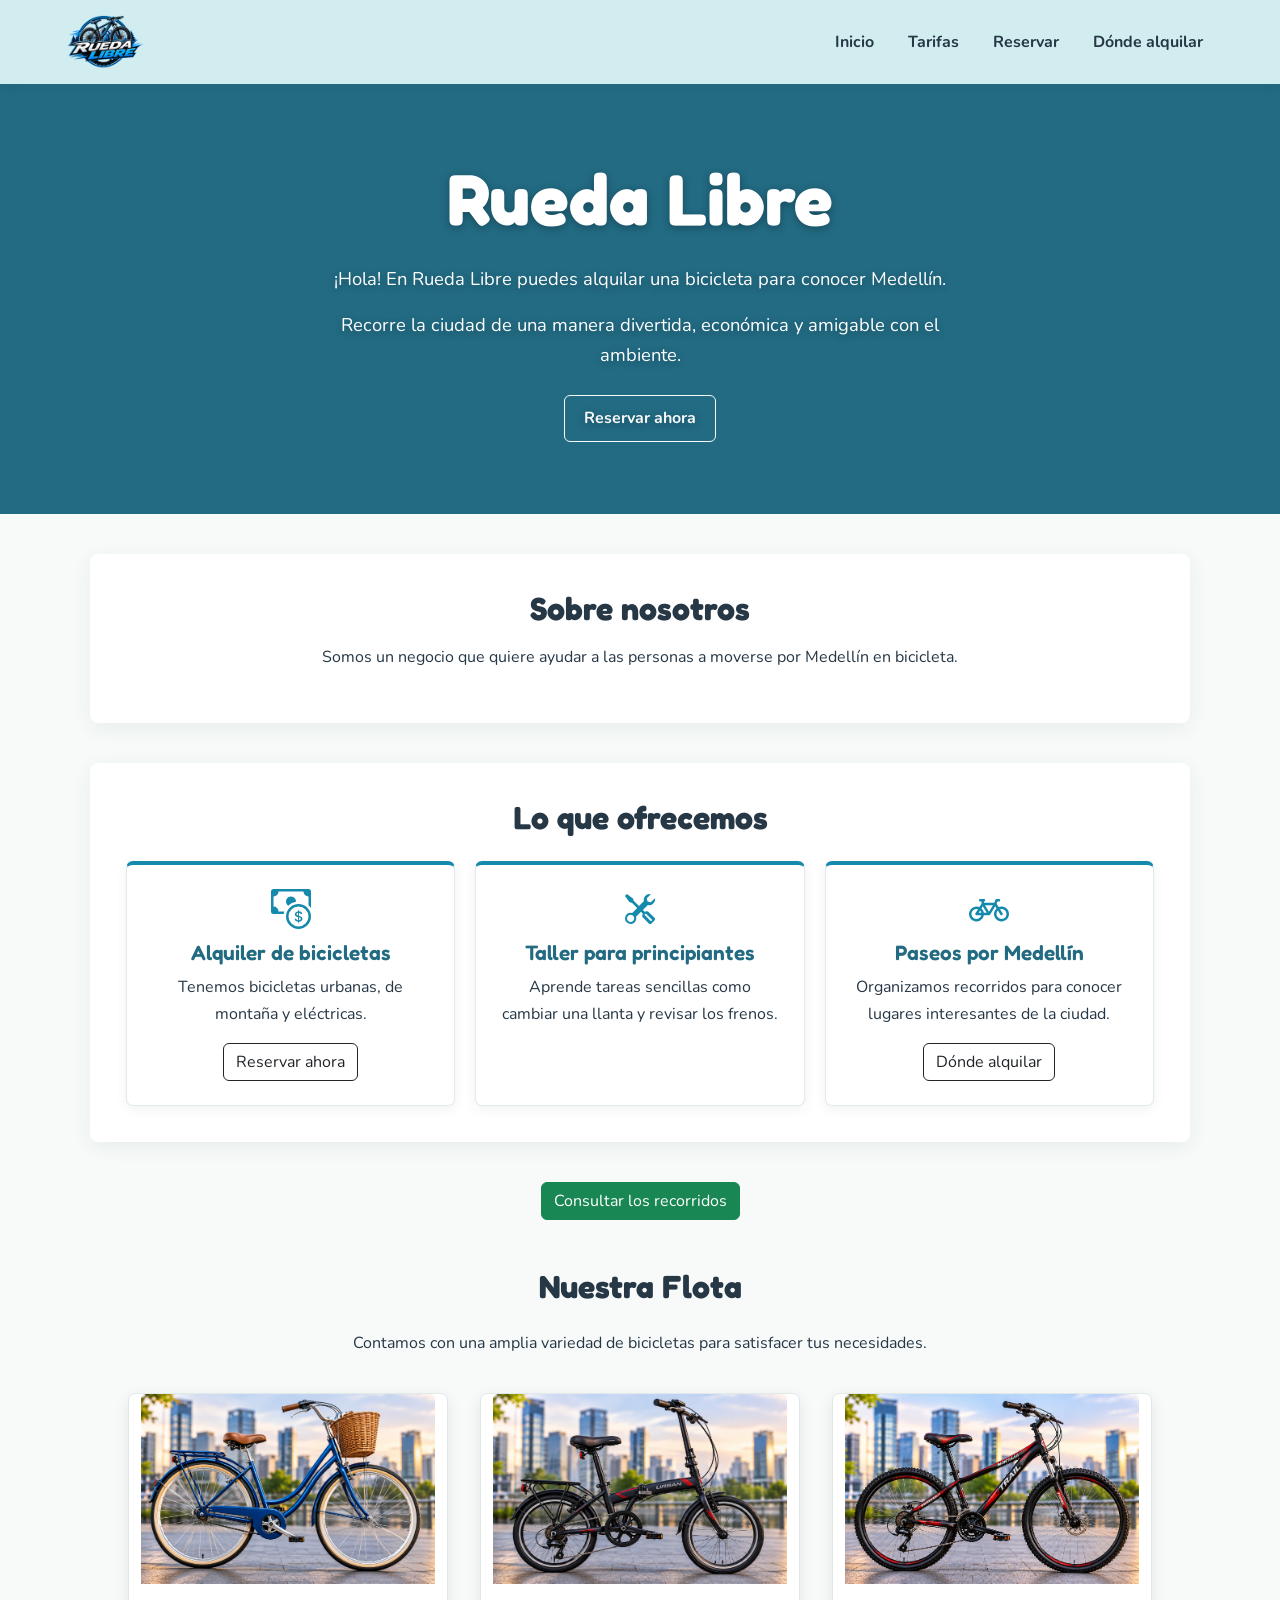
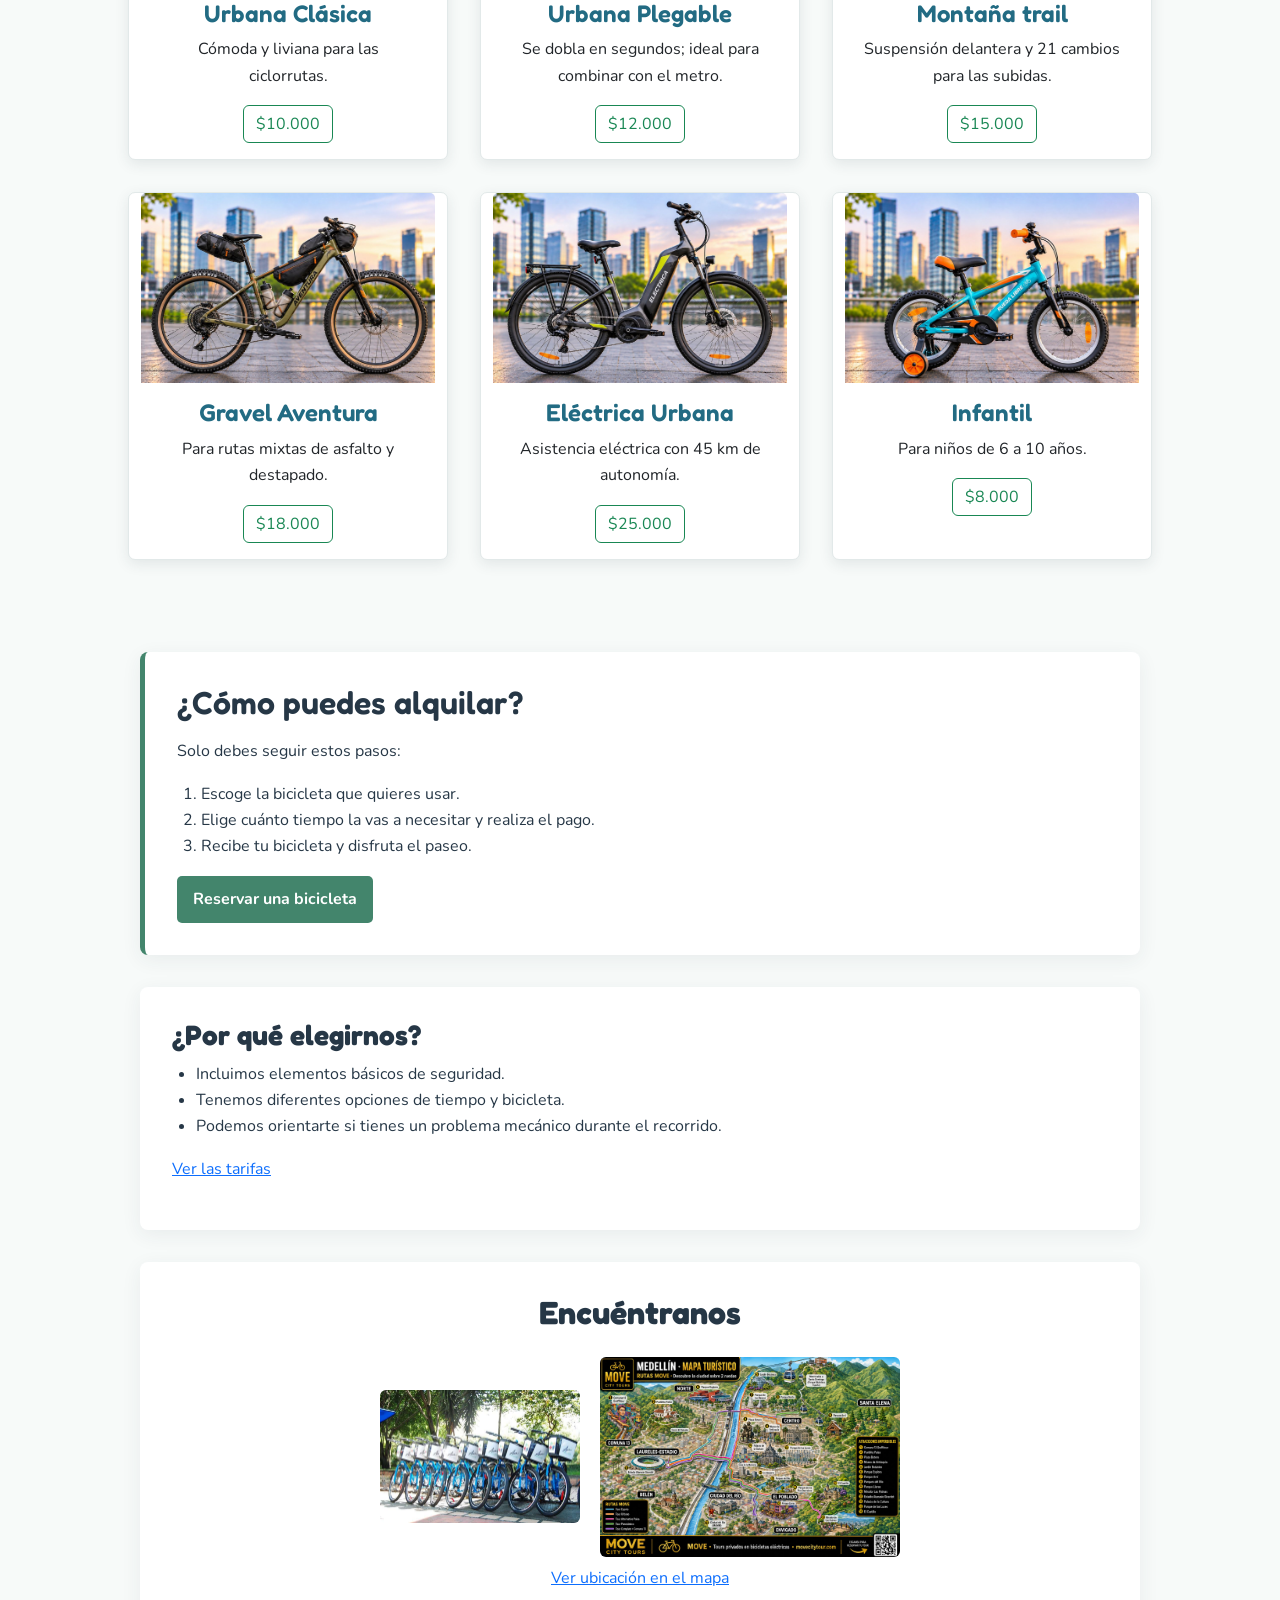
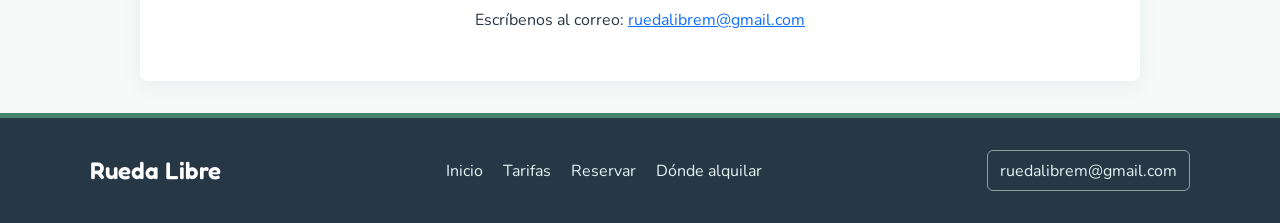
<file: index.html>
<!DOCTYPE html>
<html lang="es">

<head>
    <meta charset="UTF-8">
    <meta name="viewport" content="width=device-width, initial-scale=1.0">

    <title>Rueda Libre</title>

    <!-- Bootstrap -->
    <link href="https://cdn.jsdelivr.net/npm/bootstrap@5.3.8/dist/css/bootstrap.min.css" rel="stylesheet">

    <!-- Nuestro CSS -->
    <link rel="stylesheet" href="style.css">
</head>

<body>
<!-- Barra de navegación -->
<nav class="navbar">
    <img src="img/Rueda_libre.png" alt="Logo Rueda Libre" width="80" height="60">

    <div class="menu">


        <!-- botones -->
        <a href="index.html" class="btn btn-link">
            Inicio
        </a>
        <a href="tarifas.html" class="btn btn-link">
            Tarifas
        </a>
        <a href="reserve.html" class="btn btn-link">
            Reservar
        </a>
    <a href="#ubicacion" class="btn btn-link">
            Dónde alquilar
        </a>

    </div>
</nav>




<!-- Presentación principal -->
<main>
<header class="presentacion">
    <div class="rueda-libre">
        <h1><strong>Rueda Libre</strong></h1>
    </div>
    <section class="piedepresentacion">
        <p>
            ¡Hola! En Rueda Libre puedes alquilar una bicicleta
            para conocer Medellín.
        </p>

        <p>
            Recorre la ciudad de una manera divertida,
            económica y amigable con el ambiente.
        </p>

        <a href="reserve.html" class="btn btn-outline-light">
            Reservar ahora
        </a>
    </section>
</header>


<!-- Sobre nosotros -->
<section class="contenedor sobre-nosotros">

    <h2><strong>Sobre nosotros</strong></h2>

    <p>
        Somos un negocio que quiere ayudar a las personas
        a moverse por Medellín en bicicleta.
    </p>

</section>

<!-- Servicios -->
<section class="contenedor">

    <h2><strong>Lo que ofrecemos</strong></h2>

    <div class="servicios">

        <article class="tarjeta1">
            <svg xmlns="http://www.w3.org/2000/svg" width="40" height="40" fill="currentColor" class="bi bi-cash-coin"
                viewBox="0 0 16 16">
                <path fill-rule="evenodd" d="M11 15a4 4 0 1 0 0-8 4 4 0 0 0 0 8m5-4a5 5 0 1 1-10 0 5 5 0 0 1 10 0" />
                <path
                    d="M9.438 11.944c.047.596.518 1.06 1.363 1.116v.44h.375v-.443c.875-.061 1.386-.529 1.386-1.207 0-.618-.39-.936-1.09-1.1l-.296-.07v-1.2c.376.043.614.248.671.532h.658c-.047-.575-.54-1.024-1.329-1.073V8.5h-.375v.45c-.747.073-1.255.522-1.255 1.158 0 .562.378.92 1.007 1.066l.248.061v1.272c-.384-.058-.639-.27-.696-.563h-.668zm1.36-1.354c-.369-.085-.569-.26-.569-.522 0-.294.216-.514.572-.578v1.1zm.432.746c.449.104.655.272.655.569 0 .339-.257.571-.709.614v-1.195z" />
                <path
                    d="M1 0a1 1 0 0 0-1 1v8a1 1 0 0 0 1 1h4.083q.088-.517.258-1H3a2 2 0 0 0-2-2V3a2 2 0 0 0 2-2h10a2 2 0 0 0 2 2v3.528c.38.34.717.728 1 1.154V1a1 1 0 0 0-1-1z" />
                <path d="M9.998 5.083 10 5a2 2 0 1 0-3.132 1.65 6 6 0 0 1 3.13-1.567" />
            </svg>

            <h3>Alquiler de bicicletas</h3>
            <p>
                Tenemos bicicletas urbanas, de montaña
                y eléctricas.

            </p>


            <a href="reserve.html" class="btn btn-outline-dark">
                Reservar ahora
            </a>
        </article>

        <article class="tarjeta2">

            <svg xmlns="http://www.w3.org/2000/svg" width="30" height="40" fill="currentColor" class="bi bi-tools"
                viewBox="0 0 16 16">
                <path
                    d="M1 0 0 1l2.2 3.081a1 1 0 0 0 .815.419h.07a1 1 0 0 1 .708.293l2.675 2.675-2.617 2.654A3.003 3.003 0 0 0 0 13a3 3 0 1 0 5.878-.851l2.654-2.617.968.968-.305.914a1 1 0 0 0 .242 1.023l3.27 3.27a.997.997 0 0 0 1.414 0l1.586-1.586a.997.997 0 0 0 0-1.414l-3.27-3.27a1 1 0 0 0-1.023-.242L10.5 9.5l-.96-.96 2.68-2.643A3.005 3.005 0 0 0 16 3q0-.405-.102-.777l-2.14 2.141L12 4l-.364-1.757L13.777.102a3 3 0 0 0-3.675 3.68L7.462 6.46 4.793 3.793a1 1 0 0 1-.293-.707v-.071a1 1 0 0 0-.419-.814zm9.646 10.646a.5.5 0 0 1 .708 0l2.914 2.915a.5.5 0 0 1-.707.707l-2.915-2.914a.5.5 0 0 1 0-.708M3 11l.471.242.529.026.287.445.445.287.026.529L5 13l-.242.471-.026.529-.445.287-.287.445-.529.026L3 15l-.471-.242L2 14.732l-.287-.445L1.268 14l-.026-.529L1 13l.242-.471.026-.529.445-.287.287-.445.529-.026z" />
            </svg>

            <h3>Taller para principiantes</h3>
            <p>
                Aprende tareas sencillas como cambiar
                una llanta y revisar los frenos.
            </p>
        </article>

        <article class="tarjeta3">
            <svg xmlns="http://www.w3.org/2000/svg" width="40" height="40" fill="currentColor" class="bi bi-bicycle"
                viewBox="0 0 16 16">
                <path
                    d="M4 4.5a.5.5 0 0 1 .5-.5H6a.5.5 0 0 1 0 1v.5h4.14l.386-1.158A.5.5 0 0 1 11 4h1a.5.5 0 0 1 0 1h-.64l-.311.935.807 1.29a3 3 0 1 1-.848.53l-.508-.812-2.076 3.322A.5.5 0 0 1 8 10.5H5.959a3 3 0 1 1-1.815-3.274L5 5.856V5h-.5a.5.5 0 0 1-.5-.5m1.5 2.443-.508.814c.5.444.85 1.054.967 1.743h1.139zM8 9.057 9.598 6.5H6.402zM4.937 9.5a2 2 0 0 0-.487-.877l-.548.877zM3.603 8.092A2 2 0 1 0 4.937 10.5H3a.5.5 0 0 1-.424-.765zm7.947.53a2 2 0 1 0 .848-.53l1.026 1.643a.5.5 0 1 1-.848.53z" />
            </svg>
            <h3>Paseos por Medellín</h3>
            <p>
                Organizamos recorridos para conocer
                lugares interesantes de la ciudad.
            </p>

            <a href="#ubicacion" class="btn btn-outline-dark">
                Dónde alquilar
            </a>

        </article>

    </div>

</section>
 <div class="d-flex justify-content-center">
<a href="tarifas.html" class="btn btn-success"> Consultar los recorridos </a> 
 </div>

<section>

    <div class="flota row justify-content-center">
        <h2><strong>Nuestra Flota</strong></h2>


        <p>Contamos con una amplia variedad de bicicletas para satisfacer tus necesidades.</p>

<section class="card" style="max-width: 320px">
  <img src="img/urbanaclasica.png" class="card-img-top" alt="...">
  <div class="card-body">
    <h4 class="card-title">Urbana Clásica</h4>
    <p class="card-text">Cómoda y liviana para las ciclorrutas.</p>
    <a href="#" class="btn btn-outline-success">$10.000</a>
  </div>
</section>

<section class="card" style="max-width: 320px">
  <img src="img/urbanaplegable.png" class="card-img-top" alt="...">
  <div class="card-body">
    <h4 class="card-title">Urbana Plegable</h4>
    <p class="card-text">Se dobla en segundos; ideal para combinar con el metro.</p>
    <a href="#" class="btn btn-outline-success">$12.000</a>
  </div>
</section>

<section class="card" style="max-width: 320px">
  <img src="img/trail.png" class="card-img-top" alt="...">
  <div class="card-body">
    <h4 class="card-title">Montaña trail</h4>
    <p class="card-text">Suspensión delantera y 21 cambios para las subidas.</p>
    <a href="#" class="btn btn-outline-success">$15.000</a>
  </div>
</section>

<section class="card" style="max-width: 320px">
  <img src="img/aventura.jpeg" class="card-img-top" alt="...">
  <div class="card-body">
    <h4 class="card-title">Gravel Aventura</h4>
    <p class="card-text">Para rutas mixtas de asfalto y destapado.</p>
    <a href="#" class="btn btn-outline-success">$18.000</a>
  </div>
</section>

<section class="card" style="max-width: 320px">
  <img src="img/electrica.jpeg" class="card-img-top" alt="...">
  <div class="card-body">
    <h4 class="card-title">Eléctrica Urbana</h4>
    <p class="card-text">Asistencia eléctrica con 45 km de autonomía.</p>
    <a href="#" class="btn btn-outline-success">$25.000</a>
  </div>
</section>

<section class="card" style="max-width: 320px">
  <img src="img/infantil.jpeg" class="card-img-top" alt="...">
  <div class="card-body">
    <h4 class="card-title">Infantil</h4>
    <p class="card-text">Para niños de 6 a 10 años.</p>
    <a href="#" class="btn btn-outline-success">$8.000</a>
  </div>
</section>



    </div>


<section class="alquilar">

    <h2>¿Cómo puedes alquilar?</h2>

    <p>Solo debes seguir estos pasos:</p>

    <ol>
        <li>Escoge la bicicleta que quieres usar.</li>
        <li>Elige cuánto tiempo la vas a necesitar y realiza el pago.</li>
        <li>Recibe tu bicicleta y disfruta el paseo.</li>
    </ol>

    <a href="reserve.html" class="btn-alquilar">
        Reservar una bicicleta
    </a>

</section>
    <div class="eleccion">
        <h3><strong>¿Por qué elegirnos?</strong></h3>
        <ul>
            <li>Incluimos elementos básicos de seguridad.</li>
            <li>Tenemos diferentes opciones de tiempo y bicicleta.</li>
            <li>Podemos orientarte si tienes un problema mecánico durante el recorrido.</li>
        </ul>


        <p><a href="tarifas.html">Ver las tarifas</a></p>
    </div>
    <div class="ubicacion" id="ubicacion">
        <h2><strong>Encuéntranos</strong></h2>

        <img src="img/Encicla-free-bicycles-in-Medellin.jpg" alt="Bicicletas disponibles para alquilar" width="200">

        <img src="img/imagen_mapa.jpg" alt="Un recorrido en bicicleta" width="300">

        <p>
            <a href="https://www.google.com/maps/place/Riwi/@6.2191063,-75.5861952,17z/" target="_blank">Ver ubicación
                en el mapa</a>
        </p>

        <p>
            Escríbenos al correo:
            <a href="mailto:ruedalibrem@gmail.com">ruedalibrem@gmail.com</a>
        </p>
    </div>
    </main>

    <footer class="site-footer">
        <div class="footer-inner">
            <a class="footer-brand" href="index.html">Rueda Libre</a>
            <nav class="footer-links" aria-label="Enlaces del pie de página">
                <a href="index.html">Inicio</a>
                <a href="tarifas.html">Tarifas</a>
                <a href="reserve.html">Reservar</a>
                <a href="index.html#ubicacion">Dónde alquilar</a>
            </nav>
            <a class="footer-contact" href="mailto:ruedalibrem@gmail.com">ruedalibrem@gmail.com</a>
        </div>
    </footer>
    </body>

</html>
</file>
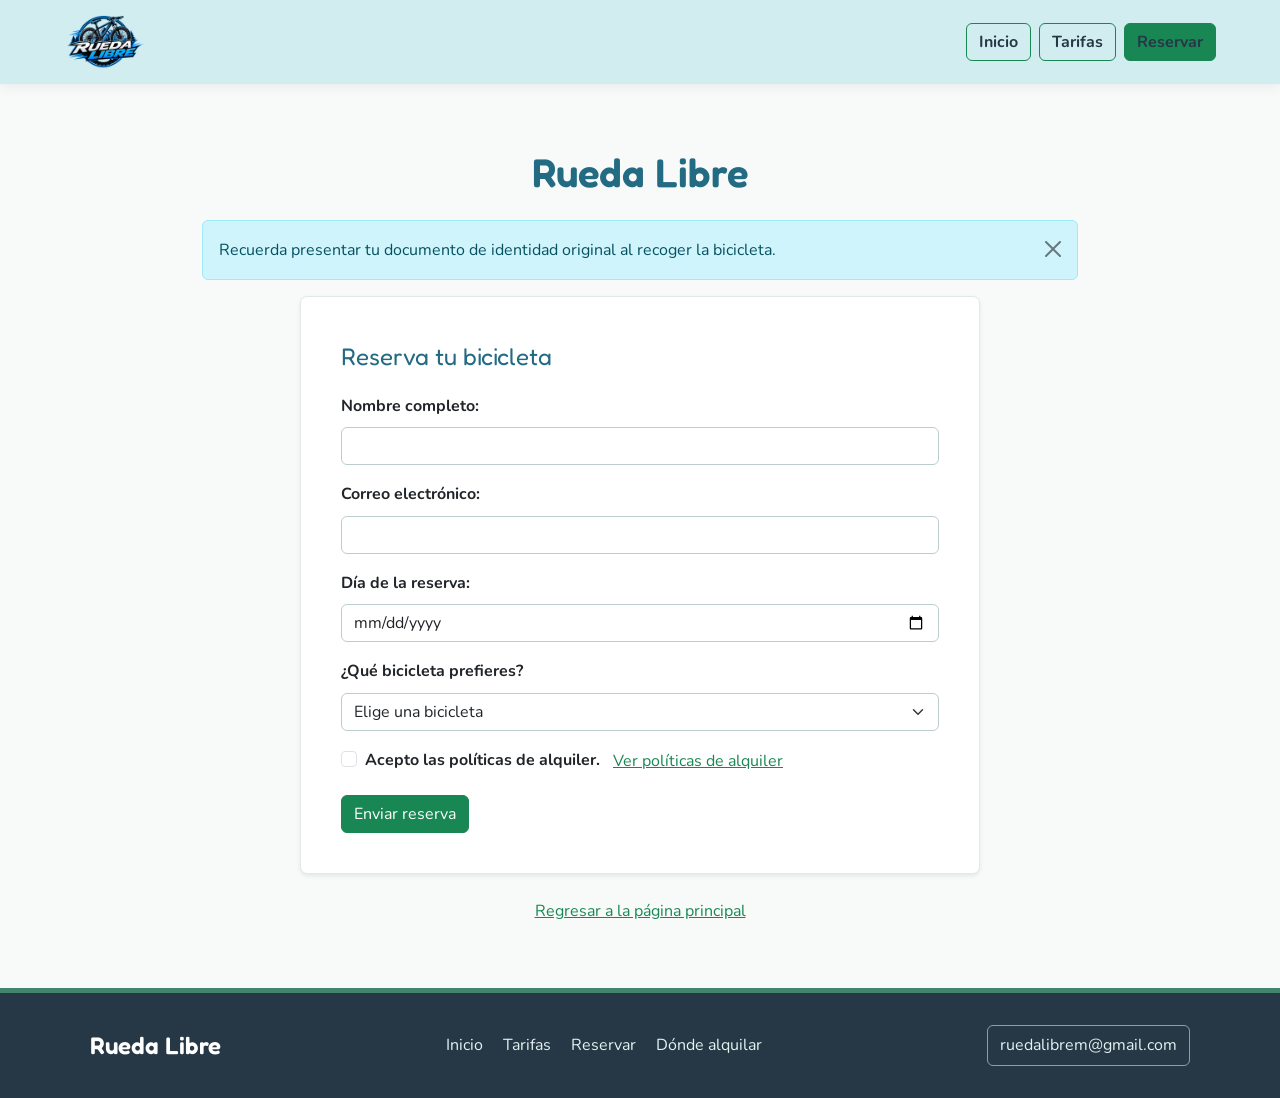
<file: reserve.html>
<!doctype html>
<html lang="es">
    <head>
        <meta charset="UTF-8" />
        <meta name="viewport" content="width=device-width, initial-scale=1.0" />
        <title>Reserva de bicicleta</title>
        <link
            href="https://cdn.jsdelivr.net/npm/bootstrap@5.3.8/dist/css/bootstrap.min.css"
            rel="stylesheet"
        />
        <link rel="stylesheet" href="style.css" />
    </head>

    <body>
        <nav class="navbar">
            <a href="index.html" aria-label="Rueda Libre, inicio">
                <img
                    src="img/Rueda_libre.png"
                    alt="Logo Rueda Libre"
                    width="80"
                    height="60"
                />
            </a>
            <div class="menu">
                <a href="index.html" class="btn btn-outline-success">Inicio</a>
                <a href="tarifas.html" class="btn btn-outline-success"
                    >Tarifas</a
                >
                <a
                    href="reserve.html"
                    class="btn btn-success"
                    aria-current="page"
                    >Reservar</a
                >
            </div>
        </nav>

        <main class="container py-5">
            <h1>Rueda Libre</h1>

            <div
                class="alert alert-info alert-dismissible fade show"
                role="alert"
            >
                Recuerda presentar tu documento de identidad original al
                recoger la bicicleta.
                <button
                    type="button"
                    class="btn-close"
                    data-bs-dismiss="alert"
                    aria-label="Cerrar"
                ></button>
            </div>

            <form
                action=""
                class="card border-0 shadow-sm needs-validation"
                novalidate
            >
                <fieldset class="border-0 p-0">
                    <legend>Reserva tu bicicleta</legend>

                    <div class="mb-3">
                        <label for="nombre" class="form-label"
                            >Nombre completo:</label
                        >
                        <input
                            type="text"
                            id="nombre"
                            name="nombre"
                            class="form-control"
                            aria-describedby="nombre-error"
                            required
                        />
                        <div id="nombre-error" class="invalid-feedback">
                            Escribe tu nombre completo para identificar la
                            reserva.
                        </div>
                    </div>

                    <div class="mb-3">
                        <label for="correo" class="form-label"
                            >Correo electrónico:</label
                        >
                        <input
                            type="email"
                            id="correo"
                            name="correo"
                            class="form-control"
                            aria-describedby="correo-error"
                            required
                        />
                        <div id="correo-error" class="invalid-feedback">
                            Escribe un correo válido, por ejemplo
                            nombre@dominio.com.
                        </div>
                    </div>

                    <div class="mb-3">
                        <label for="fecha" class="form-label"
                            >Día de la reserva:</label
                        >
                        <input
                            type="date"
                            id="fecha"
                            name="fecha"
                            class="form-control"
                            aria-describedby="fecha-error"
                            required
                        />
                        <div id="fecha-error" class="invalid-feedback">
                            Selecciona el día en que recogerás la bicicleta.
                        </div>
                    </div>

                    <div class="mb-3">
                        <label for="bicicleta" class="form-label"
                            >¿Qué bicicleta prefieres?</label
                        >
                        <select
                            id="bicicleta"
                            name="bicicleta"
                            class="form-select"
                            aria-describedby="bicicleta-error"
                            required
                        >
                            <option value="">Elige una bicicleta</option>
                            <option value="montaña">
                                Bicicleta de montaña
                            </option>
                            <option value="carretera">
                                Bicicleta de carretera
                            </option>
                            <option value="electrica">
                                Bicicleta eléctrica
                            </option>
                        </select>
                        <div id="bicicleta-error" class="invalid-feedback">
                            Elige una bicicleta de la lista para continuar.
                        </div>
                    </div>
                </fieldset>

                <div class="form-check mb-3">
                    <input
                        type="checkbox"
                        id="aceptar-politicas"
                        name="aceptar-politicas"
                        class="form-check-input"
                        aria-describedby="politicas-error"
                        required
                    />
                    <label class="form-check-label" for="aceptar-politicas">
                        Acepto las políticas de alquiler.
                    </label>
                    <button
                        type="button"
                        class="btn btn-link link-success p-0 ms-2"
                        data-bs-toggle="modal"
                        data-bs-target="#politicasModal"
                    >
                        Ver políticas de alquiler
                    </button>
                    <div id="politicas-error" class="invalid-feedback">
                        Marca la casilla para confirmar que aceptas las
                        políticas de alquiler.
                    </div>
                </div>

                <p class="mb-0 mt-3">
                    <button type="submit" class="btn btn-success">
                        Enviar reserva
                    </button>
                </p>
            </form>

            <div
                class="modal fade"
                id="politicasModal"
                tabindex="-1"
                aria-labelledby="politicasModalLabel"
                aria-hidden="true"
            >
                <div class="modal-dialog">
                    <div class="modal-content">
                        <div class="modal-header">
                            <h2
                                class="modal-title fs-5"
                                id="politicasModalLabel"
                            >
                                Políticas de alquiler
                            </h2>
                            <button
                                type="button"
                                class="btn-close"
                                data-bs-dismiss="modal"
                                aria-label="Cerrar"
                            ></button>
                        </div>
                        <div class="modal-body">
                            <ol>
                                <li>
                                    Presenta tu documento de identidad original
                                    al recoger la bicicleta.
                                </li>
                                <li>
                                    Revisa la bicicleta con el asesor antes de
                                    salir.
                                </li>
                                <li>
                                    Cada 15 minutos de retraso en la devolución
                                    tienen un recargo de $5.000.
                                </li>
                                <li>
                                    Los daños por mal uso se cobran según el
                                    costo de la reparación.
                                </li>
                                <li>
                                    Los menores de edad deben estar acompañados
                                    por un adulto responsable.
                                </li>
                            </ol>
                        </div>
                        <div class="modal-footer">
                            <button
                                type="button"
                                class="btn btn-secondary"
                                data-bs-dismiss="modal"
                            >
                                Cerrar
                            </button>
                        </div>
                    </div>
                </div>
            </div>

            <p class="mt-4 text-center">
                <a class="link-success" href="index.html"
                    >Regresar a la página principal</a
                >
            </p>
        </main>

        <footer class="site-footer">
            <div class="footer-inner">
                <a class="footer-brand" href="index.html">Rueda Libre</a>
                <nav
                    class="footer-links"
                    aria-label="Enlaces del pie de página"
                >
                    <a href="index.html">Inicio</a>
                    <a href="tarifas.html">Tarifas</a>
                    <a href="reserve.html">Reservar</a>
                    <a href="index.html#ubicacion">Dónde alquilar</a>
                </nav>
                <a class="footer-contact" href="mailto:ruedalibrem@gmail.com"
                    >ruedalibrem@gmail.com</a
                >
            </div>
        </footer>
        <script src="https://cdn.jsdelivr.net/npm/bootstrap@5.3.8/dist/js/bootstrap.bundle.min.js"></script>
        <script>
            (() => {
                'use strict'

                // Fetch all the forms we want to apply custom Bootstrap validation styles to
                const forms = document.querySelectorAll('.needs-validation')

                // Loop over them and prevent submission
                Array.from(forms).forEach(form => {
                    form.addEventListener('submit', event => {
                        if (!form.checkValidity()) {
                            event.preventDefault()
                            event.stopPropagation()
                        }

                        form.classList.add('was-validated')
                    }, false)
                })
            })()
        </script>
    </body>
</html>
</file>
<file: style.css>
@import url("https://fonts.googleapis.com/css2?family=Fredoka:wght@500;600&family=Nunito:wght@400;600;700&display=swap");

:root {
    --rl-ink: #263746;
    --rl-blue: #168aad;
    --rl-blue-dark: #226b83;
    --rl-mist: #c4d1d6;
    --rl-pale: #d2edf0;
    --rl-paper: #f7faf9;
    --rl-green: #43856c;
}

* {
    box-sizing: border-box;
}

body {
    margin: 0;
    color: var(--rl-ink);
    background: var(--rl-paper);
    font-family: "Nunito", sans-serif;
    line-height: 1.65;
}

h1,
h2,
h3,
h4,
.navbar-brand {
    color: var(--rl-ink);
    font-family: "Fredoka", sans-serif;
    font-weight: 600;
}

h2 {
    margin-bottom: 1rem;
}

.navbar {
    position: relative;
    z-index: 2;
    display: flex;
    justify-content: space-between;
    align-items: center;
    gap: 1.5rem;
    padding: 0.75rem clamp(1rem, 5vw, 4rem);
    background: var(--rl-pale);
    box-shadow: 0 2px 12px rgba(38, 55, 70, 0.08);
}

.navbar img {
    width: 80px;
    height: 60px;
    object-fit: contain;
}

.menu {
    display: flex;
    flex-wrap: wrap;
    justify-content: center;
    gap: 0.5rem;
}

.menu a {
    color: var(--rl-ink);
    font-weight: 700;
    text-decoration: none;
}

.menu a:hover,
.menu a:focus-visible {
    color: var(--rl-blue-dark);
}

.menu .btn {
    border-radius: 6px;
}

.presentacion {
    display: grid;
    place-items: center;
    min-height: 430px;
    padding: 4.5rem 1.25rem;
    color: #fff;
    text-align: center;
    background-image: url("https://images.openai.com/static-rsc-4/CdB9-B2IJnawumSOt6Nz6b6FRRfJ_IxUrKE8xhsEDHfSnaKas2vFXoFcAVhYEG0gakZflA3VOEITuTc0HTT0SagrRXaRKrxs-0y7wQdxP-8Hpc0bqJ96UxN7aF1kkaGWynHxrFXv6g8LHkmdG-SAFy0XPNlVvHWUuKacaOLgeY1QlyPY1CN29e6cCfdVeogT?purpose=fullsize");
    background-color: var(--rl-blue-dark);
    background-position: center;
    background-size: cover;
    text-shadow: 0 2px 8px rgba(0, 0, 0, 0.3);
   
}


.rueda-libre h1 {
    margin-bottom: 1.25rem;
    color: #fff;
    font-size: 4.5rem;
    text-shadow: 0 2px 8px rgba(0, 0, 0, 0.3);
}

.piedepresentacion {
    max-width: 650px;
    font-size: 1.15rem;
}

.piedepresentacion .btn {
    margin-top: 0.5rem;
    padding: 0.65rem 1.2rem;
    font-weight: 700;
}

.contenedor {
    width: min(90%, 1100px);
    margin: 2.5rem auto;
    padding: 2.25rem;
    text-align: center;
    background: #fff;
    border-radius: 8px;
    box-shadow: 0 5px 20px rgba(38, 55, 70, 0.07);
}

.servicios {
    display: flex;
    justify-content: center;
    align-items: stretch;
    flex-wrap: wrap;
    gap: 1.25rem;
    margin-top: 1.5rem;
}

.tarjeta1,
.tarjeta2,
.tarjeta3 {
    display: flex;
    flex: 1 1 250px;
    flex-direction: column;
    align-items: center;
    max-width: 340px;
    padding: 1.5rem;
    background: #fff;
    border: 1px solid #e1eaeb;
    border-top: 4px solid var(--rl-blue);
    border-radius: 7px;
    box-shadow: 0 3px 12px rgba(38, 55, 70, 0.07);
}

.tarjeta1 svg,
.tarjeta2 svg,
.tarjeta3 svg {
    margin-bottom: 0.75rem;
    color: var(--rl-blue);
}

.tarjeta1 h3,
.tarjeta2 h3,
.tarjeta3 h3 {
    color: var(--rl-blue-dark);
    font-size: 1.3rem;
}

.tarjeta1 .btn,
.tarjeta3 .btn {
    margin-top: auto;
}

.flota {
    display: flex;
    justify-content: center;
    gap: 0.5rem;
    padding: 3rem 1.25rem;
    text-align: center;
}

.flota.row {
    margin-right: 0;
    margin-left: 0;
}

.flota > h2,
.flota > p {
    flex: 0 0 100%;
}

.card {
    margin: 0.75rem;
    overflow: hidden;
    border: 1px solid #e2e9e9;
    border-radius: 7px;
    box-shadow: 0 4px 14px rgba(38, 55, 70, 0.1);
}

.card-img-top {
    height: 190px;
    object-fit: cover;
}

.card-body {
    display: flex;
    flex-direction: column;
    align-items: center;
}

.card-title {
    color: var(--rl-blue-dark);
}

.alquilar,
.eleccion,
.ubicacion {
    width: min(90%, 1000px);
    margin: 2rem auto;
    padding: 2rem;
    background: #fff;
    border-radius: 8px;
    box-shadow: 0 5px 20px rgba(38, 55, 70, 0.07);
}

.alquilar {
    border-left: 5px solid var(--rl-green);
}

.alquilar ol,
.eleccion ul {
    padding-left: 1.5rem;
}

.btn-alquilar {
    display: inline-block;
    padding: 0.65rem 1rem;
    color: #fff;
    font-weight: 700;
    text-decoration: none;
    background: var(--rl-green);
    border-radius: 5px;
}

.btn-alquilar:hover,
.btn-alquilar:focus-visible {
    color: #fff;
    background: #326c55;
}

.ubicacion {
    text-align: center;
}

.ubicacion img {
    max-width: min(100%, 380px);
    height: auto;
    margin: 0.5rem;
    border-radius: 6px;
}

main.container {
    max-width: 900px;
    min-height: calc(100vh - 90px);
}

.site-footer {
    padding: 2rem clamp(1rem, 5vw, 4rem);
    color: #fff;
    background: var(--rl-ink);
    border-top: 5px solid var(--rl-green);
}

.footer-inner {
    display: flex;
    max-width: 1100px;
    margin: 0 auto;
    align-items: center;
    justify-content: space-between;
    flex-wrap: wrap;
    gap: 1.25rem 2rem;
}

.footer-brand {
    color: #fff;
    font-family: "Fredoka", sans-serif;
    font-size: 1.5rem;
    font-weight: 600;
    text-decoration: none;
}

.footer-links {
    display: flex;
    flex-wrap: wrap;
    justify-content: center;
    gap: 0.5rem 1.25rem;
}

.footer-links a,
.footer-contact {
    color: #e4f2f1;
    text-decoration: none;
}

.footer-links a:hover,
.footer-links a:focus-visible,
.footer-contact:hover,
.footer-contact:focus-visible,
.footer-brand:hover,
.footer-brand:focus-visible {
    color: #a9dec8;
    text-decoration: underline;
    text-underline-offset: 0.2em;
}

.footer-contact {
    padding: 0.4rem 0.75rem;
    border: 1px solid rgba(228, 242, 241, 0.55);
    border-radius: 6px;
}

main.container > h1,
.tarifas-page h1 {
    margin: 1rem 0 1.5rem;
    color: var(--rl-blue-dark);
    text-align: center;
}

form.card {
    display: block;
    max-width: 680px;
    margin: 0 auto;
    padding: clamp(1.25rem, 4vw, 2.5rem) !important;
    border: 1px solid #e1e9e9 !important;
}

form legend {
    float: none;
    width: auto;
    margin-bottom: 1rem;
    color: var(--rl-blue-dark);
    font-family: "Fredoka", sans-serif;
    font-size: 1.5rem;
}

form label {
    margin-bottom: 0.35rem;
    font-weight: 700;
}

form .form-control,
form .form-select {
    border-color: #bdccce;
}

form .form-control:focus,
form .form-select:focus {
    border-color: var(--rl-blue);
    box-shadow: 0 0 0 0.2rem rgba(22, 138, 173, 0.16);
}

.tarifas-page {
    max-width: 1050px;
    min-height: calc(100vh - 90px);
    padding-top: 2.5rem;
    padding-bottom: 4rem;
}

.tarifas-page > img {
    display: block;
    width: min(100%, 680px);
    max-height: 300px;
    margin: 0 auto 1.25rem;
    object-fit: cover;
}

.tarifas-page > a {
    display: inline-block;
    margin-bottom: 1.5rem;
}

.tarifas-page h2 {
    margin-top: 2.5rem;
    color: var(--rl-blue-dark);
}

.table-container {
    margin-bottom: 1.5rem;
    background: #fff;
    border: 1px solid #dce6e7;
    border-radius: 7px;
    overflow: hidden;
}

.table-container thead th {
    color: #fff;
    white-space: nowrap;
    background: var(--rl-blue-dark);
}

.table-container tbody td {
    vertical-align: middle;
}

a {
    transition:
        color 0.18s ease,
        background-color 0.18s ease;
}

@media (max-width: 640px) {
    .navbar {
        flex-direction: column;
        gap: 0.25rem;
        padding: 0.75rem 1rem;
    }

    .menu {
        gap: 0.25rem;
    }

    .menu .btn {
        padding: 0.35rem 0.55rem;
        font-size: 0.9rem;
    }

    .footer-inner {
        flex-direction: column;
        text-align: center;
    }

    .footer-links {
        gap: 0.5rem 1rem;
    }

    .presentacion {
        min-height: 370px;
        padding: 3rem 1rem;
    }

    .rueda-libre h1 {
        font-size: 2.75rem;
    }

    .piedepresentacion {
        font-size: 1rem;
    }

    .contenedor,
    .alquilar,
    .eleccion,
    .ubicacion {
        width: calc(100% - 1.5rem);
        margin: 1.25rem auto;
        padding: 1.35rem;
    }

    .flota {
        padding: 2rem 0.5rem;
    }

    .card {
        width: min(100% - 1rem, 320px);
        margin: 0.5rem;
    }

    .tarifas-page {
        padding-top: 1.5rem;
    }
}
</file>
